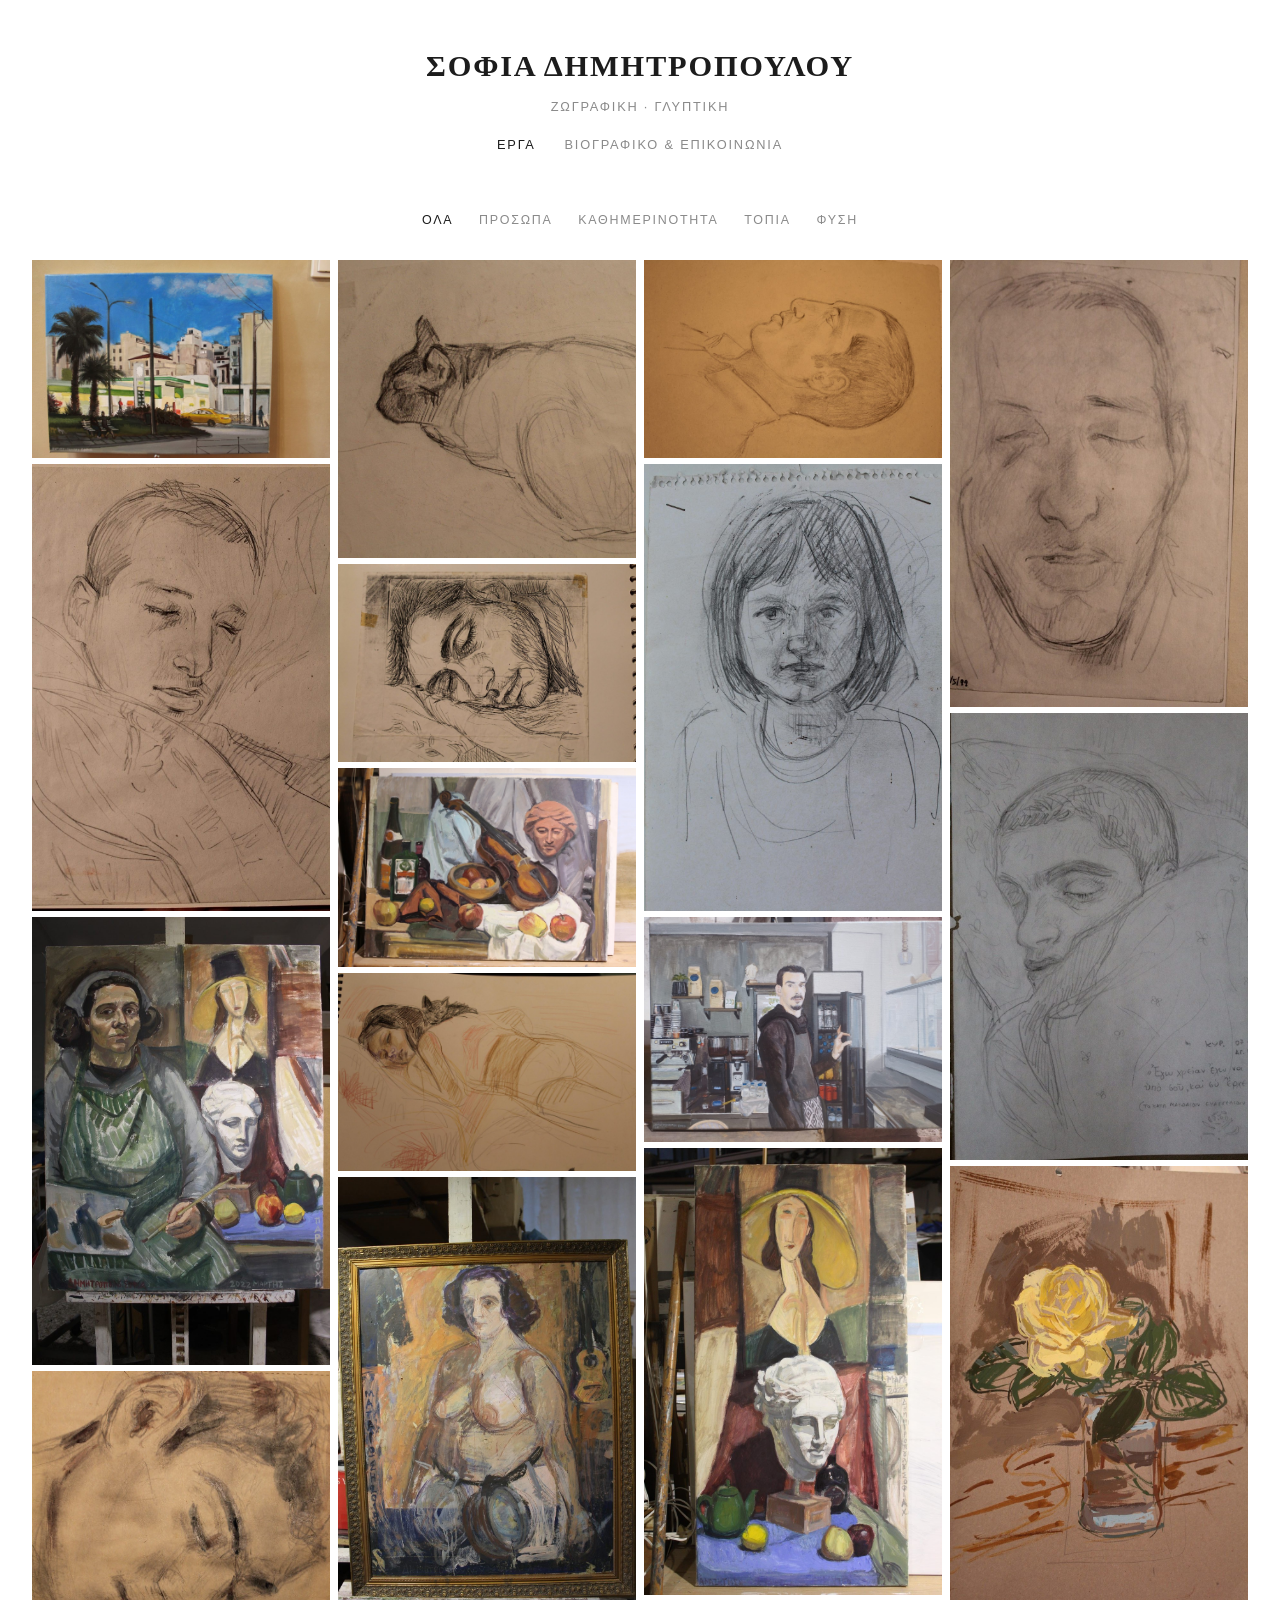
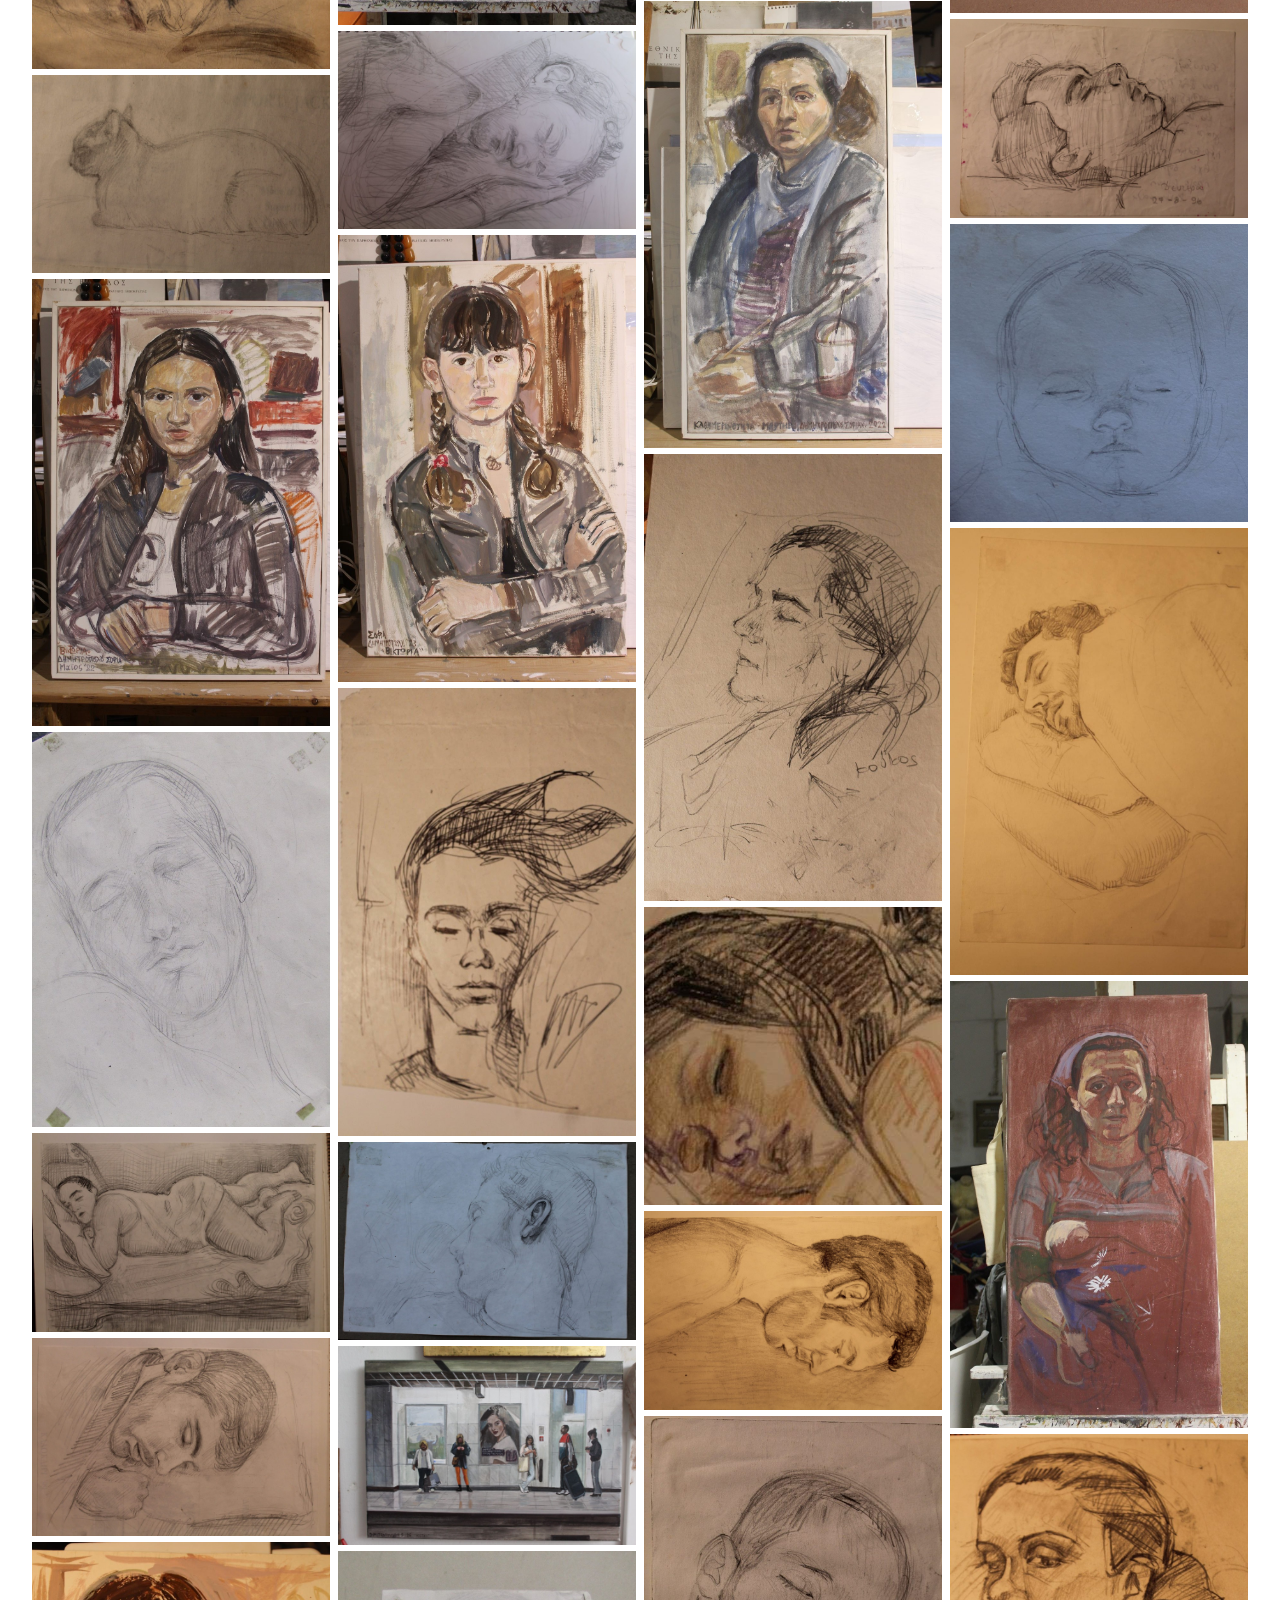
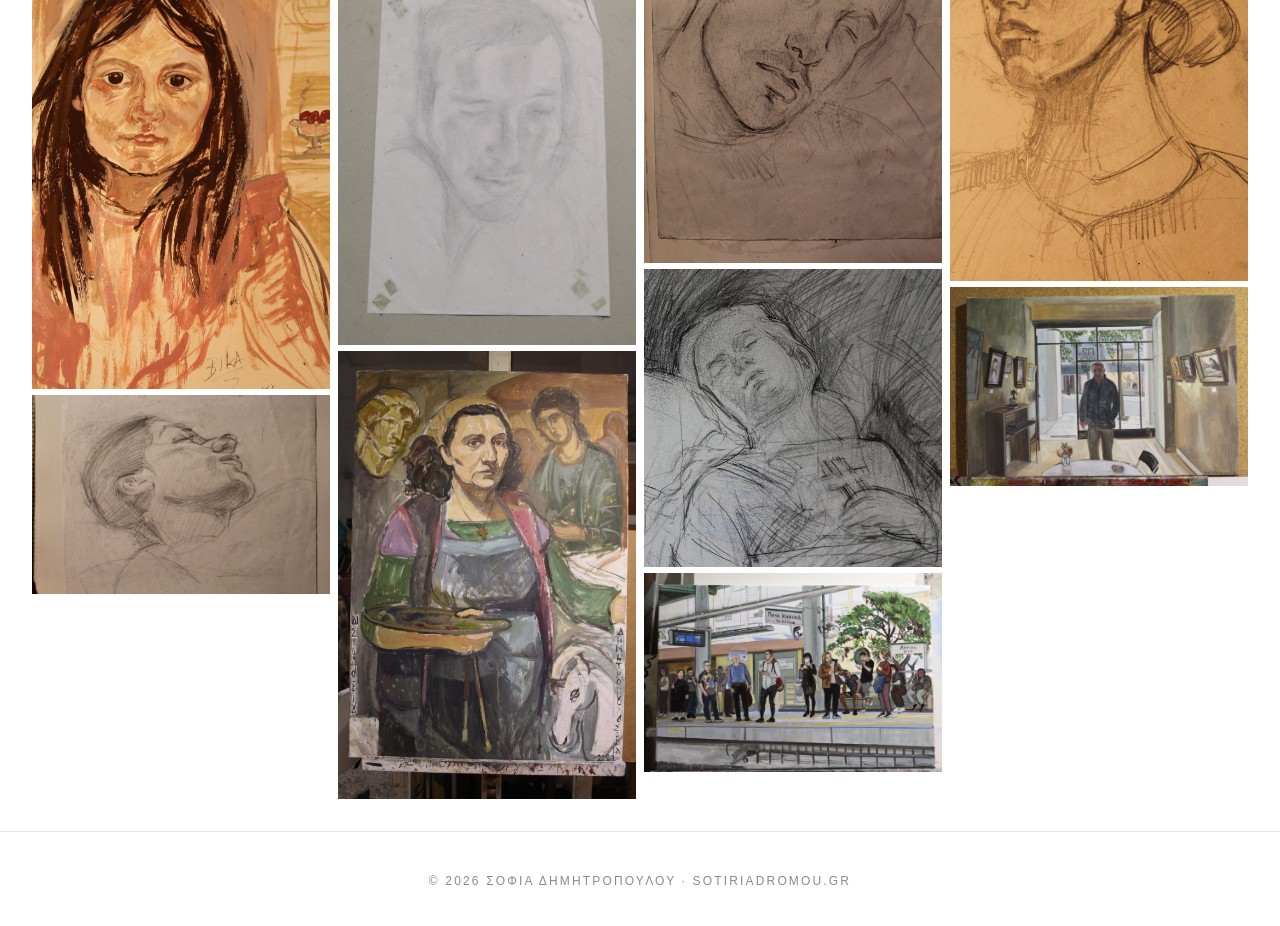
<file: index.html>
<!DOCTYPE html>
<html lang="el">
<head>
  <meta charset="UTF-8">
  <meta name="viewport" content="width=device-width, initial-scale=1.0">
  <title>Σοφία Δημητροπούλου — Ζωγραφική &amp; Γλυπτική</title>
  <meta name="description" content="Έργα ζωγραφικής και γλυπτικής της Σοφίας Δημητροπούλου. Πρόσωπα, καθημερινότητα, τοπία και φύση.">
  <link rel="preconnect" href="https://fonts.googleapis.com">
  <link rel="preconnect" href="https://fonts.gstatic.com" crossorigin>
  <link href="https://fonts.googleapis.com/css2?family=GFS+Didot&display=swap" rel="stylesheet">
  <link rel="stylesheet" href="css/style.css">
  <link rel="icon" href="data:image/svg+xml,<svg xmlns='http://www.w3.org/2000/svg' viewBox='0 0 100 100'><text y='.9em' font-size='90'>🎨</text></svg>">
</head>
<body>

<header class="site-header">
  <h1 class="site-title"><a href="index.html">Σοφία Δημητροπούλου</a></h1>
  <p class="site-subtitle">ζωγραφική &middot; γλυπτική</p>
  <nav class="site-nav">
    <a href="index.html" class="active">Έργα</a>
    <a href="about.html">Βιογραφικό &amp; Επικοινωνία</a>
  </nav>
</header>

<main class="gallery-wrap">
  <div class="filters" id="filters"></div>
  <div class="tag-notice" id="tag-notice" hidden></div>
  <div class="masonry" id="gallery"></div>
</main>

<footer class="site-footer">
  © <span id="year"></span> Σοφία Δημητροπούλου &middot; sotiriadromou.gr
</footer>

<script src="data/artworks.js"></script>
<script src="js/gallery.js"></script>
</body>
</html>
</file>
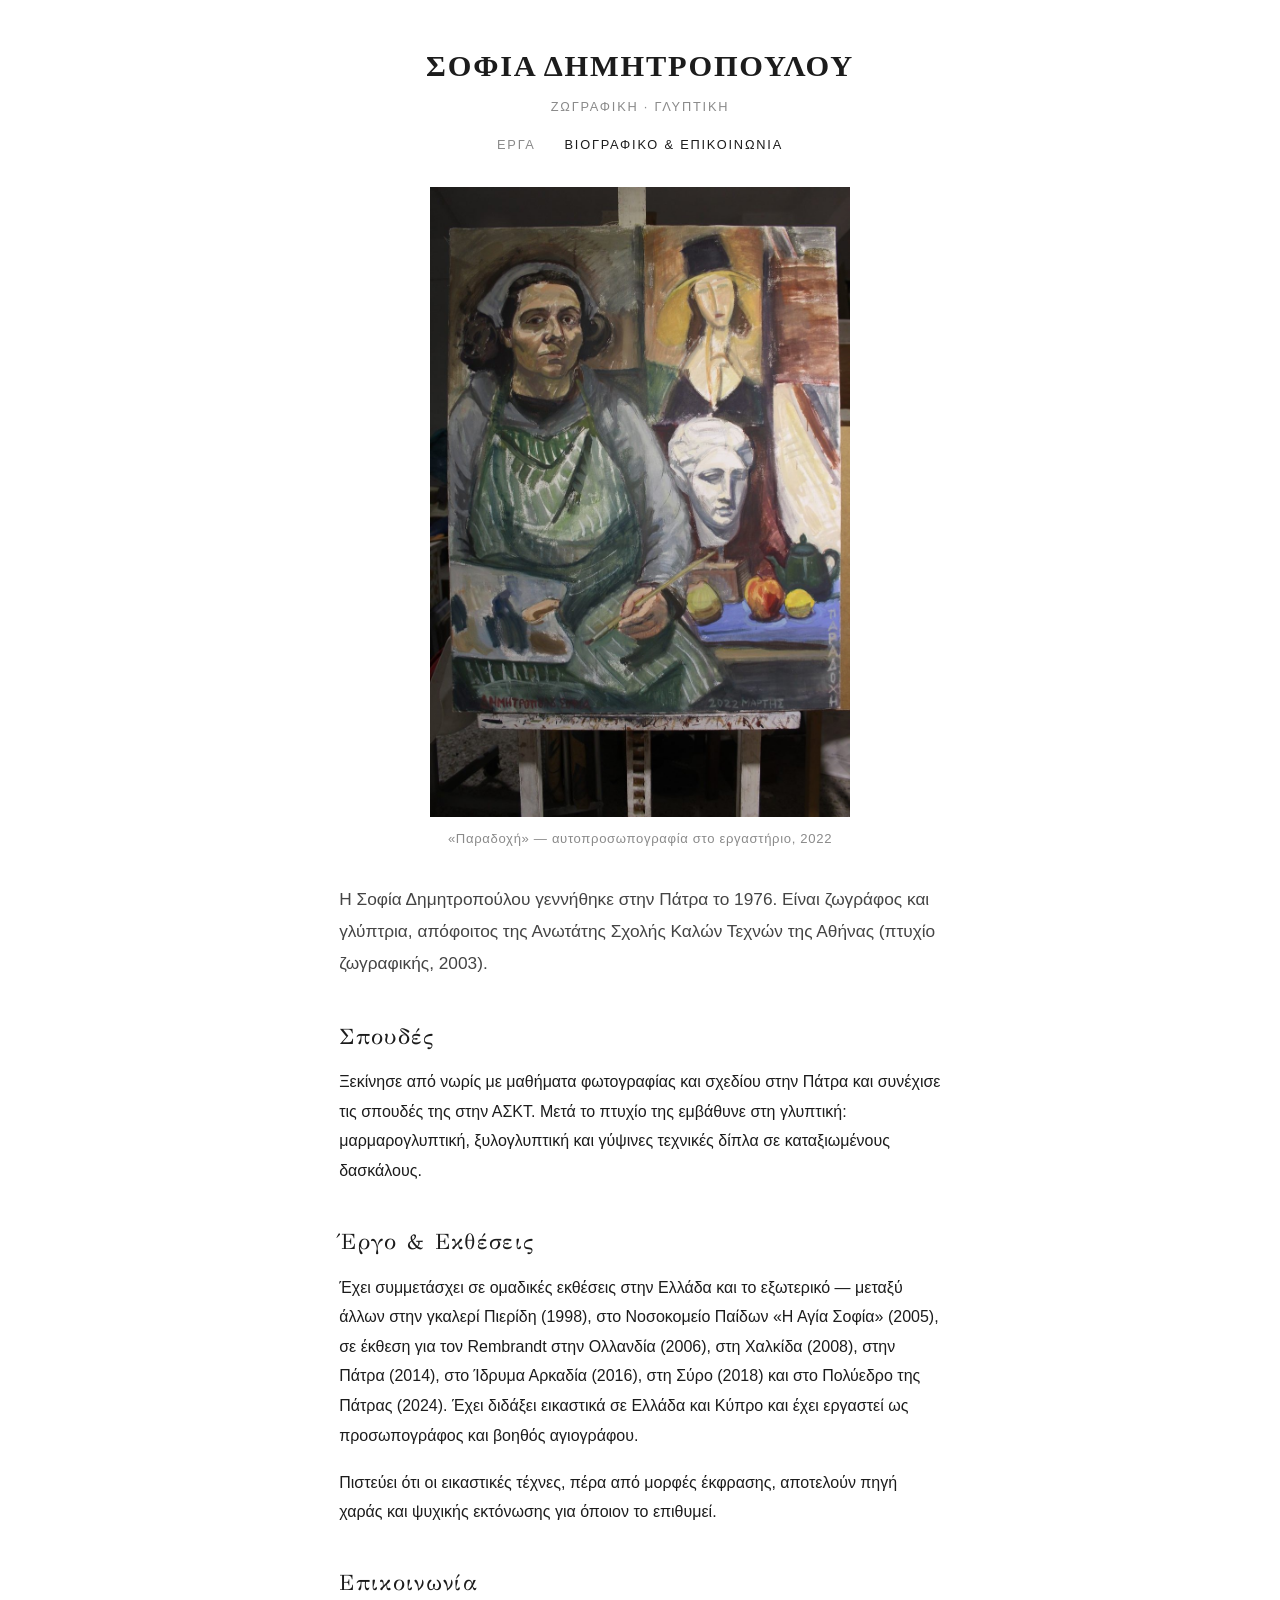
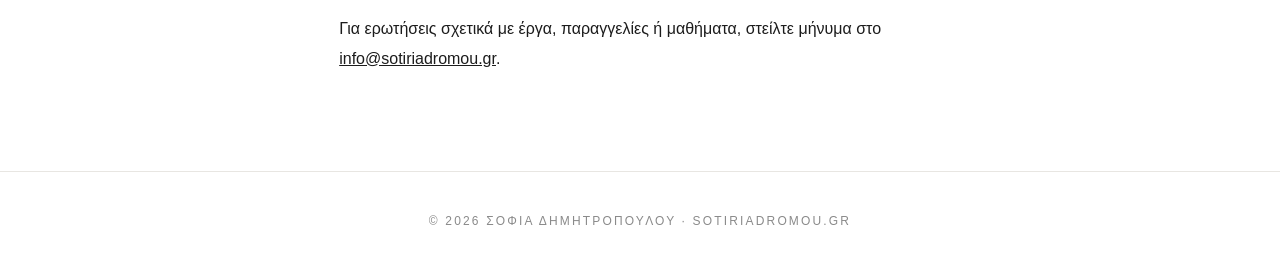
<file: about.html>
<!DOCTYPE html>
<html lang="el">
<head>
  <meta charset="UTF-8">
  <meta name="viewport" content="width=device-width, initial-scale=1.0">
  <title>Βιογραφικό &amp; Επικοινωνία — Σοφία Δημητροπούλου</title>
  <meta name="description" content="Βιογραφικό της ζωγράφου και γλύπτριας Σοφίας Δημητροπούλου.">
  <link rel="preconnect" href="https://fonts.googleapis.com">
  <link rel="preconnect" href="https://fonts.gstatic.com" crossorigin>
  <link href="https://fonts.googleapis.com/css2?family=GFS+Didot&display=swap" rel="stylesheet">
  <link rel="stylesheet" href="css/style.css">
  <link rel="icon" href="data:image/svg+xml,<svg xmlns='http://www.w3.org/2000/svg' viewBox='0 0 100 100'><text y='.9em' font-size='90'>🎨</text></svg>">
</head>
<body>

<header class="site-header">
  <h1 class="site-title"><a href="index.html">Σοφία Δημητροπούλου</a></h1>
  <p class="site-subtitle">ζωγραφική &middot; γλυπτική</p>
  <nav class="site-nav">
    <a href="index.html">Έργα</a>
    <a href="about.html" class="active">Βιογραφικό &amp; Επικοινωνία</a>
  </nav>
</header>

<main class="about-main">
  <figure class="about-portrait">
    <a href="artwork.html?id=paradochi">
      <img src="images/erga/paradochi.jpg" alt="Παραδοχή — αυτοπροσωπογραφία της Σοφίας Δημητροπούλου στο εργαστήριο">
    </a>
    <figcaption>«Παραδοχή» — αυτοπροσωπογραφία στο εργαστήριο, 2022</figcaption>
  </figure>

  <p class="lead">
    Η Σοφία Δημητροπούλου γεννήθηκε στην Πάτρα το 1976. Είναι ζωγράφος και
    γλύπτρια, απόφοιτος της Ανωτάτης Σχολής Καλών Τεχνών της Αθήνας (πτυχίο
    ζωγραφικής, 2003).
  </p>

  <h2>Σπουδές</h2>
  <p>
    Ξεκίνησε από νωρίς με μαθήματα φωτογραφίας και σχεδίου στην Πάτρα και
    συνέχισε τις σπουδές της στην ΑΣΚΤ. Μετά το πτυχίο της εμβάθυνε στη
    γλυπτική: μαρμαρογλυπτική, ξυλογλυπτική και γύψινες τεχνικές δίπλα σε
    καταξιωμένους δασκάλους.
  </p>

  <h2>Έργο &amp; Εκθέσεις</h2>
  <p>
    Έχει συμμετάσχει σε ομαδικές εκθέσεις στην Ελλάδα και το εξωτερικό —
    μεταξύ άλλων στην γκαλερί Πιερίδη (1998), στο Νοσοκομείο Παίδων
    «Η Αγία Σοφία» (2005), σε έκθεση για τον Rembrandt στην Ολλανδία (2006),
    στη Χαλκίδα (2008), στην Πάτρα (2014), στο Ίδρυμα Αρκαδία (2016), στη
    Σύρο (2018) και στο Πολύεδρο της Πάτρας (2024). Έχει διδάξει εικαστικά
    σε Ελλάδα και Κύπρο και έχει εργαστεί ως προσωπογράφος και βοηθός
    αγιογράφου.
  </p>

  <p>
    Πιστεύει ότι οι εικαστικές τέχνες, πέρα από μορφές έκφρασης, αποτελούν
    πηγή χαράς και ψυχικής εκτόνωσης για όποιον το επιθυμεί.
  </p>

  <h2>Επικοινωνία</h2>
  <p>
    <!-- Συμπληρώστε εδώ τα στοιχεία επικοινωνίας σας -->
    Για ερωτήσεις σχετικά με έργα, παραγγελίες ή μαθήματα, στείλτε μήνυμα
    στο <a href="mailto:info@sotiriadromou.gr">info@sotiriadromou.gr</a>.
  </p>
</main>

<footer class="site-footer">
  © <span id="year"></span> Σοφία Δημητροπούλου &middot; sotiriadromou.gr
</footer>

<script>document.getElementById("year").textContent = new Date().getFullYear();</script>
</body>
</html>
</file>
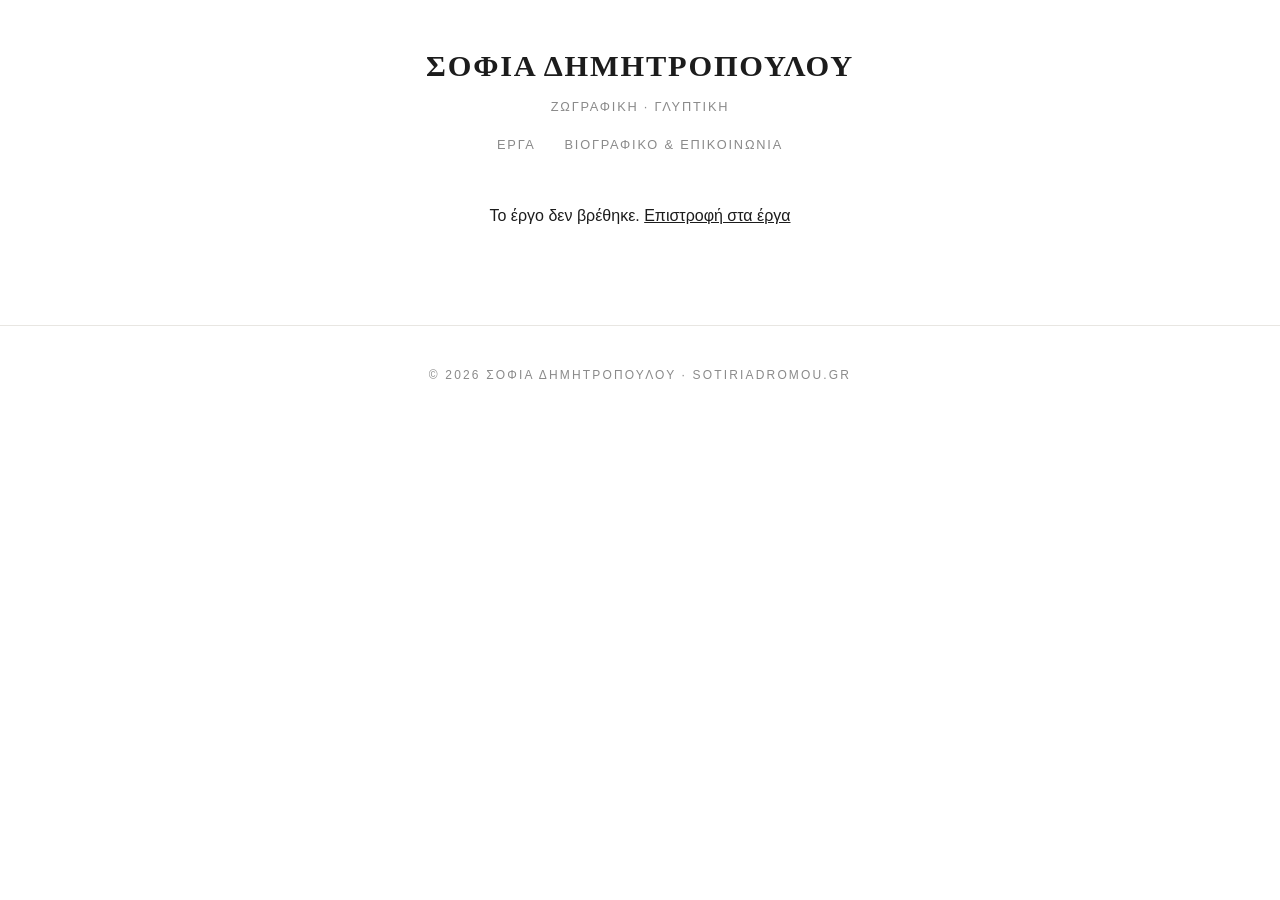
<file: artwork.html>
<!DOCTYPE html>
<html lang="el">
<head>
  <meta charset="UTF-8">
  <meta name="viewport" content="width=device-width, initial-scale=1.0">
  <title>Έργο — Σοφία Δημητροπούλου</title>
  <meta name="description" content="Έργο της ζωγράφου και γλύπτριας Σοφίας Δημητροπούλου.">
  <link rel="preconnect" href="https://fonts.googleapis.com">
  <link rel="preconnect" href="https://fonts.gstatic.com" crossorigin>
  <link href="https://fonts.googleapis.com/css2?family=GFS+Didot&display=swap" rel="stylesheet">
  <link rel="stylesheet" href="css/style.css">
  <link rel="icon" href="data:image/svg+xml,<svg xmlns='http://www.w3.org/2000/svg' viewBox='0 0 100 100'><text y='.9em' font-size='90'>🎨</text></svg>">
</head>
<body>

<header class="site-header">
  <h1 class="site-title"><a href="index.html">Σοφία Δημητροπούλου</a></h1>
  <p class="site-subtitle">ζωγραφική &middot; γλυπτική</p>
  <nav class="site-nav">
    <a href="index.html">Έργα</a>
    <a href="about.html">Βιογραφικό &amp; Επικοινωνία</a>
  </nav>
</header>

<main class="artwork-main" id="artwork-main">
  <!-- rendered by js/artwork.js -->
</main>

<footer class="site-footer">
  © <span id="year"></span> Σοφία Δημητροπούλου &middot; sotiriadromou.gr
</footer>

<script src="data/artworks.js"></script>
<script src="js/artwork.js"></script>
</body>
</html>
</file>
<file: css/style.css>
/* ===================================================================
   Sotyria Dromou — sotyriadromou.gr
   Minimal gallery stylesheet (no frameworks, no build step)
   =================================================================== */

:root {
  --paper: #ffffff;
  --ink: #1c1c1c;
  --muted: #8a8a8a;
  --line: #e8e6e2;
  --accent: #9c5533;
  --serif: "GFS Didot", "Didot", Georgia, "Times New Roman", serif;
  --sans: "Segoe UI", -apple-system, "Helvetica Neue", Arial, sans-serif;
  --script: "Caveat", cursive;
}

* { box-sizing: border-box; }

html { -webkit-text-size-adjust: 100%; }

body {
  margin: 0;
  background: var(--paper);
  color: var(--ink);
  font-family: var(--sans);
  font-size: 16px;
  line-height: 1.6;
}

img { max-width: 100%; display: block; }

a { color: inherit; }

/* ---------- Header ---------- */

.site-header {
  position: sticky;
  top: 0;
  z-index: 20;
  text-align: center;
  padding: 2.6rem 1.5rem 1.8rem;
  background: transparent;
}

.site-title {
  margin: 0;
  font-family: "Kalam", cursive;
  font-weight: 700;
  font-size: clamp(1.3rem, 3.5vw, 1.9rem);
  letter-spacing: 0.06em;
  text-transform: uppercase;
}

.site-title a { text-decoration: none; }

.site-subtitle {
  margin: 0.4rem 0 0;
  color: var(--muted);
  font-family: var(--sans);
  font-size: 0.8rem;
  letter-spacing: 0.14em;
  text-transform: uppercase;
}

.site-nav {
  margin-top: 1.1rem;
  display: flex;
  justify-content: center;
  gap: 1.8rem;
  font-family: var(--sans);
  font-size: 0.8rem;
  letter-spacing: 0.14em;
  text-transform: uppercase;
}

.site-nav a {
  text-decoration: none;
  color: var(--muted);
  padding-bottom: 3px;
  border-bottom: none;
  transition: color 0.2s;
}

.site-nav a:hover,
.site-nav a.active {
  color: var(--ink);
  border-bottom: none;
}

/* ---------- Category filters ---------- */

.filters {
  display: flex;
  flex-wrap: wrap;
  justify-content: center;
  gap: 0.4rem 1.6rem;
  padding: 1.3rem 1.5rem 1.6rem;
  font-size: 0.78rem;
  letter-spacing: 0.14em;
  text-transform: uppercase;
}

.filters button {
  background: none;
  border: none;
  cursor: pointer;
  font: inherit;
  letter-spacing: inherit;
  text-transform: inherit;
  color: var(--muted);
  padding: 0.2rem 0;
  border-bottom: none;
  transition: color 0.2s;
}

.filters button:hover { color: var(--ink); }

.filters button.active {
  color: var(--ink);
  border-bottom: none;
}

.tag-notice {
  text-align: center;
  font-size: 0.8rem;
  color: var(--muted);
  padding: 0 1.5rem 1.4rem;
}

.tag-notice a {
  color: var(--accent);
  text-decoration: none;
}

/* ---------- Masonry gallery (full-bleed) ---------- */

.gallery-wrap {
  max-width: 1400px;
  margin: 0 auto;
  padding: 0 2rem;
}

.masonry {
  columns: 4 260px;
  column-gap: 8px;
}

.masonry figure {
  margin: 0 0 6px;
  break-inside: avoid;
  position: relative;
}

.masonry a {
  display: block;
  position: relative;
  overflow: hidden;
}

.masonry img {
  width: 100%;
  transition: opacity 0.25s ease, transform 0.4s ease;
}

.masonry a:hover img {
  opacity: 0.93;
  transform: scale(1.015);
}

.masonry figcaption {
  position: absolute;
  left: 0; right: 0; bottom: 0;
  padding: 1.6rem 0.9rem 0.7rem;
  background: linear-gradient(transparent, rgba(20, 18, 16, 0.55));
  color: #fff;
  font-size: 0.82rem;
  letter-spacing: 0.06em;
  opacity: 0;
  transition: opacity 0.25s ease;
  pointer-events: none;
}

.masonry a:hover figcaption { opacity: 1; }

/* ---------- Artwork (story) page ---------- */

.artwork-main {
  max-width: 980px;
  margin: 0 auto;
  padding: 0 1.2rem 3rem;
}

.artwork-figure { margin: 0; text-align: center; }

.artwork-figure img {
  margin: 0 auto;
  max-height: 78vh;
  width: auto;
  max-width: 100%;
}

.artwork-title {
  font-family: var(--serif);
  font-weight: 400;
  font-size: 1.7rem;
  text-align: center;
  margin: 1.8rem 0 0.4rem;
}

.artwork-meta {
  text-align: center;
  color: var(--muted);
  font-size: 0.82rem;
  letter-spacing: 0.1em;
  text-transform: uppercase;
}

.artwork-meta a {
  color: var(--muted);
  text-decoration: none;
  border-bottom: none;
}

.artwork-meta a:hover { color: var(--ink); }

.artwork-tags {
  text-align: center;
  margin-top: 0.7rem;
  font-size: 0.8rem;
}

.artwork-tags a {
  color: var(--accent);
  text-decoration: none;
  margin: 0 0.35rem;
}

.artwork-tags a:hover { color: var(--ink); }

.artwork-story {
  max-width: 640px;
  margin: 2.2rem auto 0;
  font-size: 1.02rem;
  line-height: 1.85;
}

.artwork-story p { margin: 0 0 1.2em; }

.artwork-nav {
  display: flex;
  justify-content: space-between;
  align-items: center;
  max-width: 640px;
  margin: 3rem auto 0;
  padding-top: 1.4rem;
  border-top: 1px solid var(--line);
  font-size: 0.82rem;
  letter-spacing: 0.12em;
  text-transform: uppercase;
}

.artwork-nav a {
  text-decoration: none;
  color: var(--muted);
}

.artwork-nav a:hover { color: var(--ink); }

/* ---------- About page ---------- */

.about-main {
  max-width: 640px;
  margin: 0 auto;
  padding: 0 1.2rem 3rem;
}

.about-portrait {
  margin: 0 0 2.2rem;
  text-align: center;
}

.about-portrait img {
  margin: 0 auto;
  max-height: 70vh;
  width: auto;
  max-width: 100%;
}

.about-portrait figcaption {
  margin-top: 0.7rem;
  color: var(--muted);
  font-size: 0.82rem;
  letter-spacing: 0.05em;
}

.about-main h2 {
  font-family: var(--serif);
  font-weight: 400;
  font-size: 1.4rem;
  margin: 2.4rem 0 0.8rem;
  letter-spacing: 0.06em;
}

.about-main p { margin: 0 0 1.1em; line-height: 1.85; }

.about-main .lead {
  font-size: 1.08rem;
  color: #444;
}

/* ---------- Footer ---------- */

.site-footer {
  text-align: center;
  color: var(--muted);
  font-size: 0.75rem;
  letter-spacing: 0.18em;
  text-transform: uppercase;
  padding: 2.5rem 1rem 2.2rem;
  border-top: 1px solid var(--line);
  margin-top: 2rem;
}

/* ---------- Responsive ---------- */

@media (max-width: 640px) {
  .site-header { padding: 1.4rem 1.2rem 1.1rem; }
  .site-title { font-size: 1.2rem; }
  .site-subtitle { font-size: 0.7rem; }
  .site-nav { gap: 1.1rem; font-size: 0.7rem; }
  .filters { gap: 0.3rem 1rem; font-size: 0.7rem; padding: 1rem 1rem 1.2rem; }
  .gallery-wrap { padding: 0 1rem; }
  .masonry { columns: 2 140px; column-gap: 6px; }
  .masonry figure { margin-bottom: 6px; }
}
</file>
